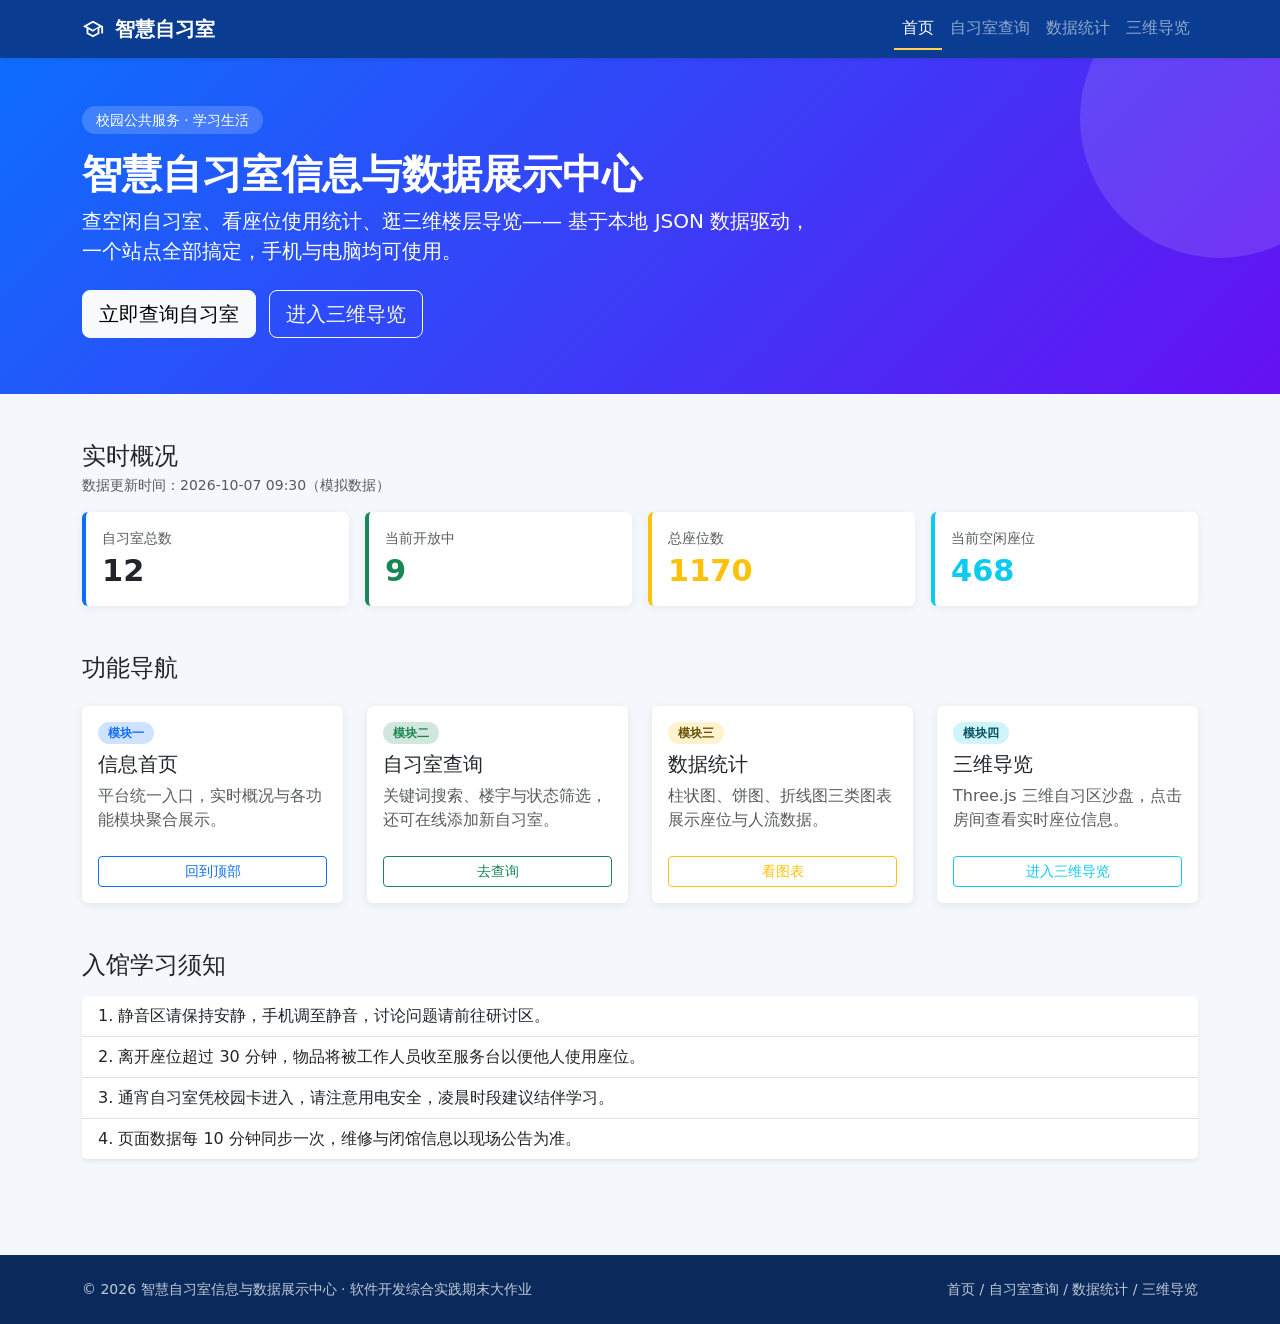
<file: index.html>
<!DOCTYPE html>
<html lang="zh-CN">
<head>
  <meta charset="UTF-8">
  <meta name="viewport" content="width=device-width, initial-scale=1.0">
  <link rel="icon" type="image/svg+xml" href="favicon.svg">
  <meta name="description" content="智慧自习室信息与数据展示中心：自习室查询、数据统计与三维导览">
  <title>智慧自习室信息与数据展示中心 · 首页</title>
  <!-- Bootstrap 本地离线包 -->
  <link href="libs/bootstrap.min.css" rel="stylesheet">
  <!-- 自定义样式 -->
  <link href="css/style.css" rel="stylesheet">
</head>
<body>
  <!-- ============ 全站统一导航 ============ -->
  <nav class="navbar navbar-expand-lg navbar-dark site-nav sticky-top shadow-sm">
    <div class="container">
      <a class="navbar-brand fw-bold" href="index.html">
        <svg class="brand-icon" viewBox="0 0 24 24" width="22" height="22" aria-hidden="true">
          <path fill="currentColor" d="M12 3 1 9l4 2.18v6L12 21l7-3.82v-6l2-1.09V17h2V9L12 3zm6.82 6L12 12.72 5.18 9 12 5.28 18.82 9zM17 15.99l-5 2.73-5-2.73v-3.72L12 15l5-3.72v3.71z"/>
        </svg>
        智慧自习室
      </a>
      <button class="navbar-toggler" type="button" data-bs-toggle="collapse"
              data-bs-target="#mainNav" aria-controls="mainNav"
              aria-expanded="false" aria-label="切换导航">
        <span class="navbar-toggler-icon"></span>
      </button>
      <div class="collapse navbar-collapse" id="mainNav">
        <ul class="navbar-nav ms-auto">
          <li class="nav-item"><a class="nav-link" href="index.html">首页</a></li>
          <li class="nav-item"><a class="nav-link" href="rooms.html">自习室查询</a></li>
          <li class="nav-item"><a class="nav-link" href="stats.html">数据统计</a></li>
          <li class="nav-item"><a class="nav-link" href="scene.html">三维导览</a></li>
        </ul>
      </div>
    </div>
  </nav>

  <!-- ============ 首页横幅 ============ -->
  <header class="hero text-white">
    <div class="container py-5">
      <span class="hero-tag">校园公共服务 · 学习生活</span>
      <h1 class="display-6 fw-bold mt-3">智慧自习室信息与数据展示中心</h1>
      <p class="lead col-lg-8 mb-4">
        查空闲自习室、看座位使用统计、逛三维楼层导览——
        基于本地 JSON 数据驱动，一个站点全部搞定，手机与电脑均可使用。
      </p>
      <a class="btn btn-light btn-lg me-2 mb-2" href="rooms.html">立即查询自习室</a>
      <a class="btn btn-outline-light btn-lg mb-2" href="scene.html">进入三维导览</a>
    </div>
  </header>

  <main class="container py-5">
    <!-- ============ 实时数据概览（由 rooms.json 驱动） ============ -->
    <section aria-labelledby="overview-title" class="mb-5">
      <h2 id="overview-title" class="h4 mb-1">实时概况</h2>
      <p class="text-muted small mb-3" id="overview-meta">正在加载最新数据…</p>

      <!-- 加载失败提示区（默认隐藏，由 JS 填充） -->
      <div id="overview-error"></div>

      <div class="row g-3" id="overview-cards">
        <div class="col-6 col-lg-3">
          <div class="card stat-card h-100">
            <div class="card-body">
              <p class="text-muted small mb-1">自习室总数</p>
              <p class="stat-num mb-0" id="stat-total">--</p>
            </div>
          </div>
        </div>
        <div class="col-6 col-lg-3">
          <div class="card stat-card text-success h-100">
            <div class="card-body">
              <p class="text-muted small mb-1">当前开放中</p>
              <p class="stat-num mb-0" id="stat-open">--</p>
            </div>
          </div>
        </div>
        <div class="col-6 col-lg-3">
          <div class="card stat-card text-warning h-100">
            <div class="card-body">
              <p class="text-muted small mb-1">总座位数</p>
              <p class="stat-num mb-0" id="stat-seats">--</p>
            </div>
          </div>
        </div>
        <div class="col-6 col-lg-3">
          <div class="card stat-card text-info h-100">
            <div class="card-body">
              <p class="text-muted small mb-1">当前空闲座位</p>
              <p class="stat-num mb-0" id="stat-free">--</p>
            </div>
          </div>
        </div>
      </div>
    </section>

    <!-- ============ 功能导航 ============ -->
    <section aria-labelledby="modules-title" class="mb-5">
      <h2 id="modules-title" class="h4 mb-4">功能导航</h2>
      <div class="row g-4">
        <div class="col-sm-6 col-lg-3">
          <div class="card module-card h-100">
            <div class="card-body d-flex flex-column">
              <span class="card-badge bg-primary-subtle text-primary">模块一</span>
              <h3 class="h5 card-title mt-2">信息首页</h3>
              <p class="card-text text-muted flex-grow-1">平台统一入口，实时概况与各功能模块聚合展示。</p>
              <a href="index.html" class="btn btn-outline-primary btn-sm mt-2">回到顶部</a>
            </div>
          </div>
        </div>
        <div class="col-sm-6 col-lg-3">
          <div class="card module-card h-100">
            <div class="card-body d-flex flex-column">
              <span class="card-badge bg-success-subtle text-success">模块二</span>
              <h3 class="h5 card-title mt-2">自习室查询</h3>
              <p class="card-text text-muted flex-grow-1">关键词搜索、楼宇与状态筛选，还可在线添加新自习室。</p>
              <a href="rooms.html" class="btn btn-outline-success btn-sm mt-2">去查询</a>
            </div>
          </div>
        </div>
        <div class="col-sm-6 col-lg-3">
          <div class="card module-card h-100">
            <div class="card-body d-flex flex-column">
              <span class="card-badge bg-warning-subtle text-warning-emphasis">模块三</span>
              <h3 class="h5 card-title mt-2">数据统计</h3>
              <p class="card-text text-muted flex-grow-1">柱状图、饼图、折线图三类图表展示座位与人流数据。</p>
              <a href="stats.html" class="btn btn-outline-warning btn-sm mt-2">看图表</a>
            </div>
          </div>
        </div>
        <div class="col-sm-6 col-lg-3">
          <div class="card module-card h-100">
            <div class="card-body d-flex flex-column">
              <span class="card-badge bg-info-subtle text-info-emphasis">模块四</span>
              <h3 class="h5 card-title mt-2">三维导览</h3>
              <p class="card-text text-muted flex-grow-1">Three.js 三维自习区沙盘，点击房间查看实时座位信息。</p>
              <a href="scene.html" class="btn btn-outline-info btn-sm mt-2">进入三维导览</a>
            </div>
          </div>
        </div>
      </div>
    </section>

    <!-- ============ 入馆须知 ============ -->
    <section aria-labelledby="notice-title">
      <h2 id="notice-title" class="h4 mb-3">入馆学习须知</h2>
      <div class="card border-0 shadow-sm">
        <ul class="list-group list-group-flush">
          <li class="list-group-item">1. 静音区请保持安静，手机调至静音，讨论问题请前往研讨区。</li>
          <li class="list-group-item">2. 离开座位超过 30 分钟，物品将被工作人员收至服务台以便他人使用座位。</li>
          <li class="list-group-item">3. 通宵自习室凭校园卡进入，请注意用电安全，凌晨时段建议结伴学习。</li>
          <li class="list-group-item">4. 页面数据每 10 分钟同步一次，维修与闭馆信息以现场公告为准。</li>
        </ul>
      </div>
    </section>
  </main>

  <!-- ============ 页脚 ============ -->
  <footer class="site-footer py-4 mt-5">
    <div class="container d-flex flex-column flex-md-row justify-content-between align-items-center gap-2 small">
      <span>© <span data-year>2026</span> 智慧自习室信息与数据展示中心 · 软件开发综合实践期末大作业</span>
      <span>首页 / <a href="rooms.html">自习室查询</a> / <a href="stats.html">数据统计</a> / <a href="scene.html">三维导览</a></span>
    </div>
  </footer>

  <!-- jQuery 与 Bootstrap 本地包 -->
  <script src="libs/jquery-3.7.1.min.js"></script>
  <script src="libs/bootstrap.bundle.min.js"></script>
  <script src="js/common.js"></script>
  <script src="js/index.js"></script>
</body>
</html>
</file>
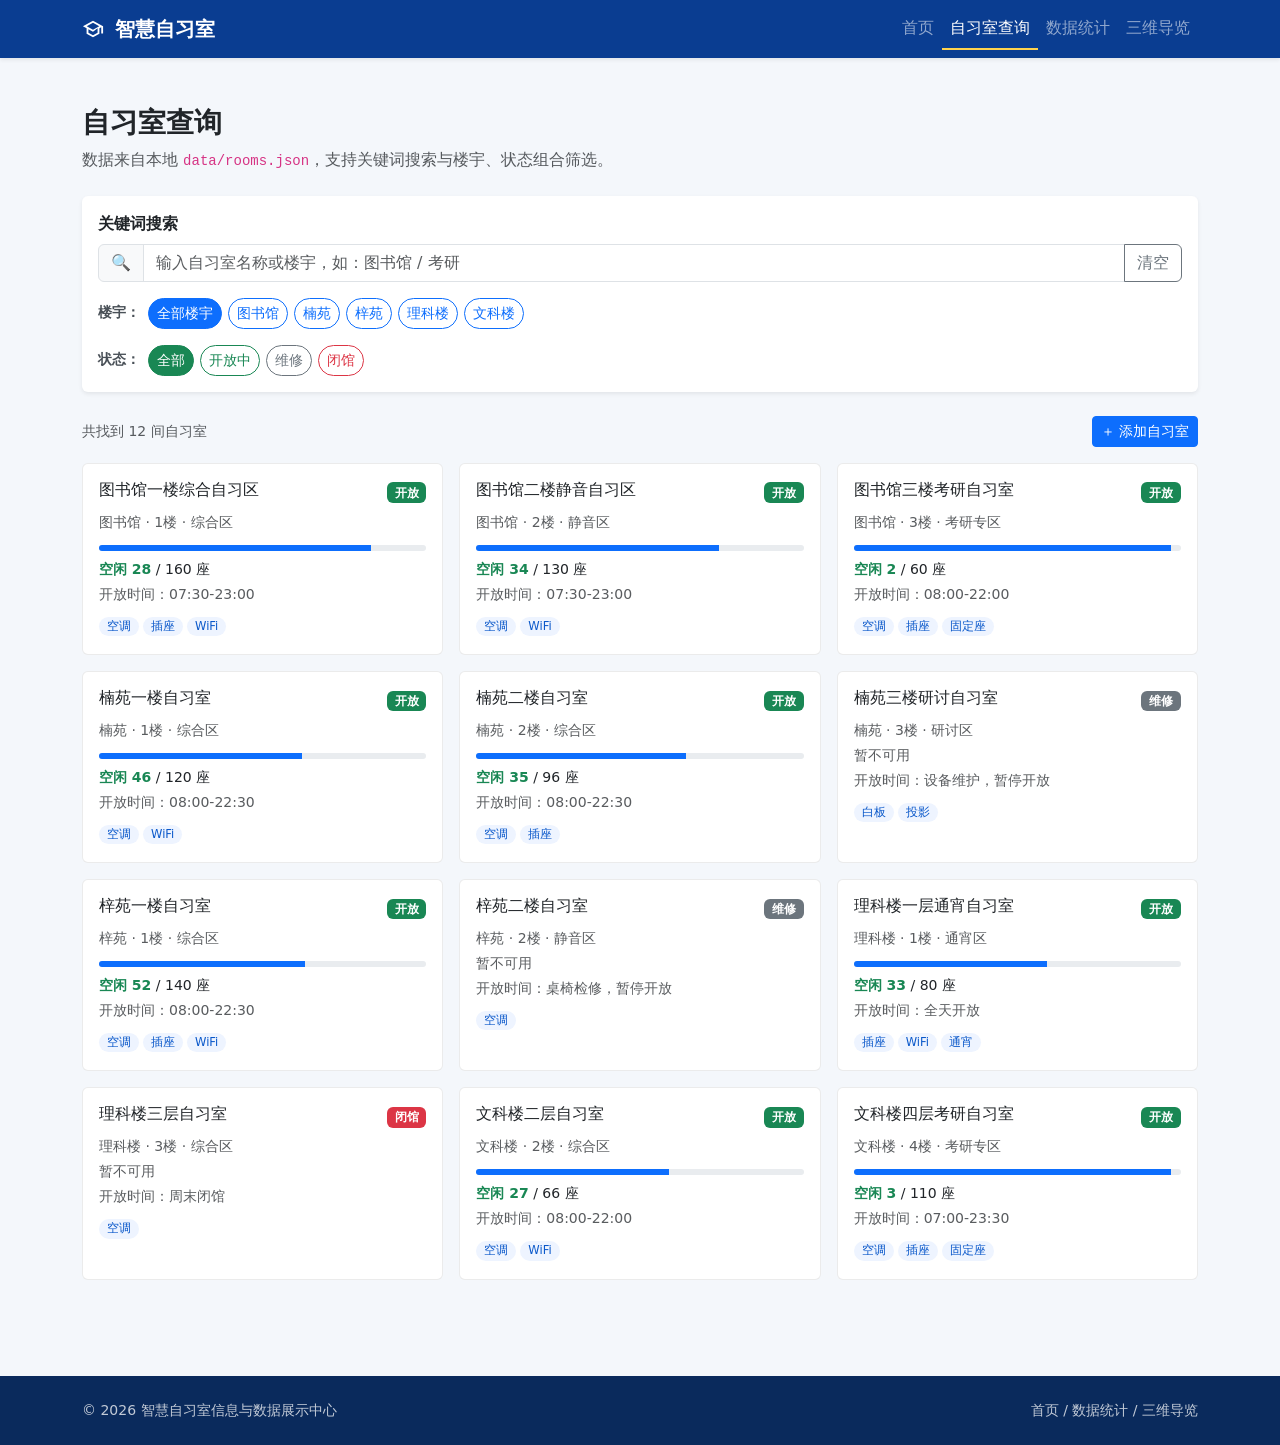
<file: rooms.html>
<!DOCTYPE html>
<html lang="zh-CN">
<head>
  <meta charset="UTF-8">
  <meta name="viewport" content="width=device-width, initial-scale=1.0">
  <link rel="icon" type="image/svg+xml" href="favicon.svg">
  <title>自习室查询 · 智慧自习室信息与数据展示中心</title>
  <link href="libs/bootstrap.min.css" rel="stylesheet">
  <link href="css/style.css" rel="stylesheet">
</head>
<body>
  <!-- ============ 全站统一导航 ============ -->
  <nav class="navbar navbar-expand-lg navbar-dark site-nav sticky-top shadow-sm">
    <div class="container">
      <a class="navbar-brand fw-bold" href="index.html">
        <svg class="brand-icon" viewBox="0 0 24 24" width="22" height="22" aria-hidden="true">
          <path fill="currentColor" d="M12 3 1 9l4 2.18v6L12 21l7-3.82v-6l2-1.09V17h2V9L12 3zm6.82 6L12 12.72 5.18 9 12 5.28 18.82 9zM17 15.99l-5 2.73-5-2.73v-3.72L12 15l5-3.72v3.71z"/>
        </svg>
        智慧自习室
      </a>
      <button class="navbar-toggler" type="button" data-bs-toggle="collapse"
              data-bs-target="#mainNav" aria-controls="mainNav"
              aria-expanded="false" aria-label="切换导航">
        <span class="navbar-toggler-icon"></span>
      </button>
      <div class="collapse navbar-collapse" id="mainNav">
        <ul class="navbar-nav ms-auto">
          <li class="nav-item"><a class="nav-link" href="index.html">首页</a></li>
          <li class="nav-item"><a class="nav-link" href="rooms.html">自习室查询</a></li>
          <li class="nav-item"><a class="nav-link" href="stats.html">数据统计</a></li>
          <li class="nav-item"><a class="nav-link" href="scene.html">三维导览</a></li>
        </ul>
      </div>
    </div>
  </nav>

  <main class="container py-4 py-lg-5">
    <!-- ============ 页头 ============ -->
    <header class="mb-4">
      <h1 class="h3 fw-bold">自习室查询</h1>
      <p class="text-muted mb-0">数据来自本地 <code>data/rooms.json</code>，支持关键词搜索与楼宇、状态组合筛选。</p>
    </header>

    <!-- 加载失败提示区 -->
    <div id="load-error"></div>

    <!-- ============ 查询工具栏 ============ -->
    <section class="card border-0 shadow-sm mb-4" aria-label="查询工具栏">
      <div class="card-body">
        <!-- 关键词搜索 -->
        <div class="mb-3">
          <label for="search-input" class="form-label fw-semibold">关键词搜索</label>
          <div class="input-group">
            <span class="input-group-text" aria-hidden="true">🔍</span>
            <input type="search" class="form-control" id="search-input"
                   placeholder="输入自习室名称或楼宇，如：图书馆 / 考研" autocomplete="off">
            <button class="btn btn-outline-secondary" type="button" id="search-clear">清空</button>
          </div>
        </div>

        <!-- 楼宇筛选（按钮由数据动态生成） -->
        <div class="filter-group mb-3" id="building-filters" role="group" aria-label="按楼宇筛选">
          <span class="filter-label">楼宇：</span>
          <span class="text-muted small ms-auto" id="building-loading">加载中…</span>
        </div>

        <!-- 状态筛选 -->
        <div class="filter-group" id="status-filters" role="group" aria-label="按状态筛选">
          <span class="filter-label">状态：</span>
          <button type="button" class="btn btn-sm btn-outline-success active" data-status="all">全部</button>
          <button type="button" class="btn btn-sm btn-outline-success" data-status="开放">开放中</button>
          <button type="button" class="btn btn-sm btn-outline-secondary" data-status="维修">维修</button>
          <button type="button" class="btn btn-sm btn-outline-danger" data-status="闭馆">闭馆</button>
        </div>
      </div>
    </section>

    <!-- ============ 结果区 ============ -->
    <div class="d-flex justify-content-between align-items-center mb-3">
      <p class="text-muted small mb-0" id="room-count" aria-live="polite">正在加载自习室…</p>
      <button class="btn btn-primary btn-sm" id="btn-add-room" type="button">
        ＋ 添加自习室
      </button>
    </div>
    <div class="row g-3" id="room-list">
      <div class="col-12">
        <div class="loading-placeholder">
          <div class="spinner-border text-primary" role="status"></div>
          <p class="mt-2 mb-0">正在加载自习室数据…</p>
        </div>
      </div>
    </div>
  </main>

  <!-- ============ 添加自习室模态框 ============ -->
  <div class="modal fade" id="add-modal" tabindex="-1" aria-labelledby="add-modal-title" aria-hidden="true">
    <div class="modal-dialog modal-dialog-centered">
      <div class="modal-content">
        <form id="add-form" novalidate>
          <div class="modal-header">
            <h2 class="modal-title fs-5" id="add-modal-title">添加自习室</h2>
            <button type="button" class="btn-close" data-bs-dismiss="modal" aria-label="关闭"></button>
          </div>
          <div class="modal-body">
            <p class="text-muted small">登记的自习室仅保存在本浏览器（localStorage），用于课堂演示数据管理。</p>

            <div class="mb-3">
              <label for="form-name" class="form-label">自习室名称 <span class="text-danger">*</span></label>
              <input type="text" class="form-control" id="form-name" maxlength="20" placeholder="如：梓苑三楼静音自习室" required>
              <div class="invalid-feedback">请输入 2-20 个字的自习室名称。</div>
            </div>

            <div class="row">
              <div class="col-7 mb-3">
                <label for="form-building" class="form-label">所在楼宇 <span class="text-danger">*</span></label>
                <select class="form-select" id="form-building" required>
                  <option value="">请选择…</option>
                  <option>图书馆</option>
                  <option>楠苑</option>
                  <option>梓苑</option>
                  <option>理科楼</option>
                  <option>文科楼</option>
                  <option>其他</option>
                </select>
                <div class="invalid-feedback">请选择所在楼宇。</div>
              </div>
              <div class="col-5 mb-3">
                <label for="form-floor" class="form-label">楼层 <span class="text-danger">*</span></label>
                <input type="number" class="form-control" id="form-floor" min="1" max="9" step="1" placeholder="1-9" required>
                <div class="invalid-feedback">楼层须为 1-9 的整数。</div>
              </div>
            </div>

            <div class="row">
              <div class="col-6 mb-3">
                <label for="form-seats" class="form-label">总座位数 <span class="text-danger">*</span></label>
                <input type="number" class="form-control" id="form-seats" min="1" max="500" step="1" placeholder="1-500" required>
                <div class="invalid-feedback">座位数须为 1-500 的整数。</div>
              </div>
              <div class="col-6 mb-3">
                <label for="form-occupied" class="form-label">当前已占用 <span class="text-danger">*</span></label>
                <input type="number" class="form-control" id="form-occupied" min="0" max="500" step="1" placeholder="0-总座位数" required>
                <div class="invalid-feedback" id="occupied-feedback">已占用数须为不超过总座位数的非负整数。</div>
              </div>
            </div>

            <div class="row">
              <div class="col-6 mb-3">
                <label for="form-status" class="form-label">开放状态 <span class="text-danger">*</span></label>
                <select class="form-select" id="form-status" required>
                  <option value="开放">开放</option>
                  <option value="维修">维修</option>
                  <option value="闭馆">闭馆</option>
                </select>
                <div class="invalid-feedback">请选择开放状态。</div>
              </div>
              <div class="col-6 mb-3">
                <label for="form-hours" class="form-label">开放时间 <span class="text-danger">*</span></label>
                <input type="text" class="form-control" id="form-hours" maxlength="20" placeholder="如：08:00-22:00" required>
                <div class="invalid-feedback">请填写开放时间。</div>
              </div>
            </div>
          </div>
          <div class="modal-footer">
            <button type="button" class="btn btn-secondary" data-bs-dismiss="modal">取消</button>
            <button type="submit" class="btn btn-primary">确认添加</button>
          </div>
        </form>
      </div>
    </div>
  </div>

  <!-- ============ 操作结果轻提示 ============ -->
  <div class="toast-container position-fixed bottom-0 end-0 p-3" style="z-index: 1080;">
    <div id="op-toast" class="toast align-items-center text-bg-success border-0" role="alert" aria-live="assertive" aria-atomic="true">
      <div class="d-flex">
        <div class="toast-body" id="op-toast-text">操作成功</div>
        <button type="button" class="btn-close btn-close-white me-2 m-auto" data-bs-dismiss="toast" aria-label="关闭"></button>
      </div>
    </div>
  </div>

  <!-- ============ 页脚 ============ -->
  <footer class="site-footer py-4 mt-5">
    <div class="container d-flex flex-column flex-md-row justify-content-between align-items-center gap-2 small">
      <span>© <span data-year>2026</span> 智慧自习室信息与数据展示中心</span>
      <span><a href="index.html">首页</a> / <a href="stats.html">数据统计</a> / <a href="scene.html">三维导览</a></span>
    </div>
  </footer>

  <script src="libs/jquery-3.7.1.min.js"></script>
  <script src="libs/bootstrap.bundle.min.js"></script>
  <script src="js/common.js"></script>
  <script src="js/rooms.js"></script>
</body>
</html>
</file>
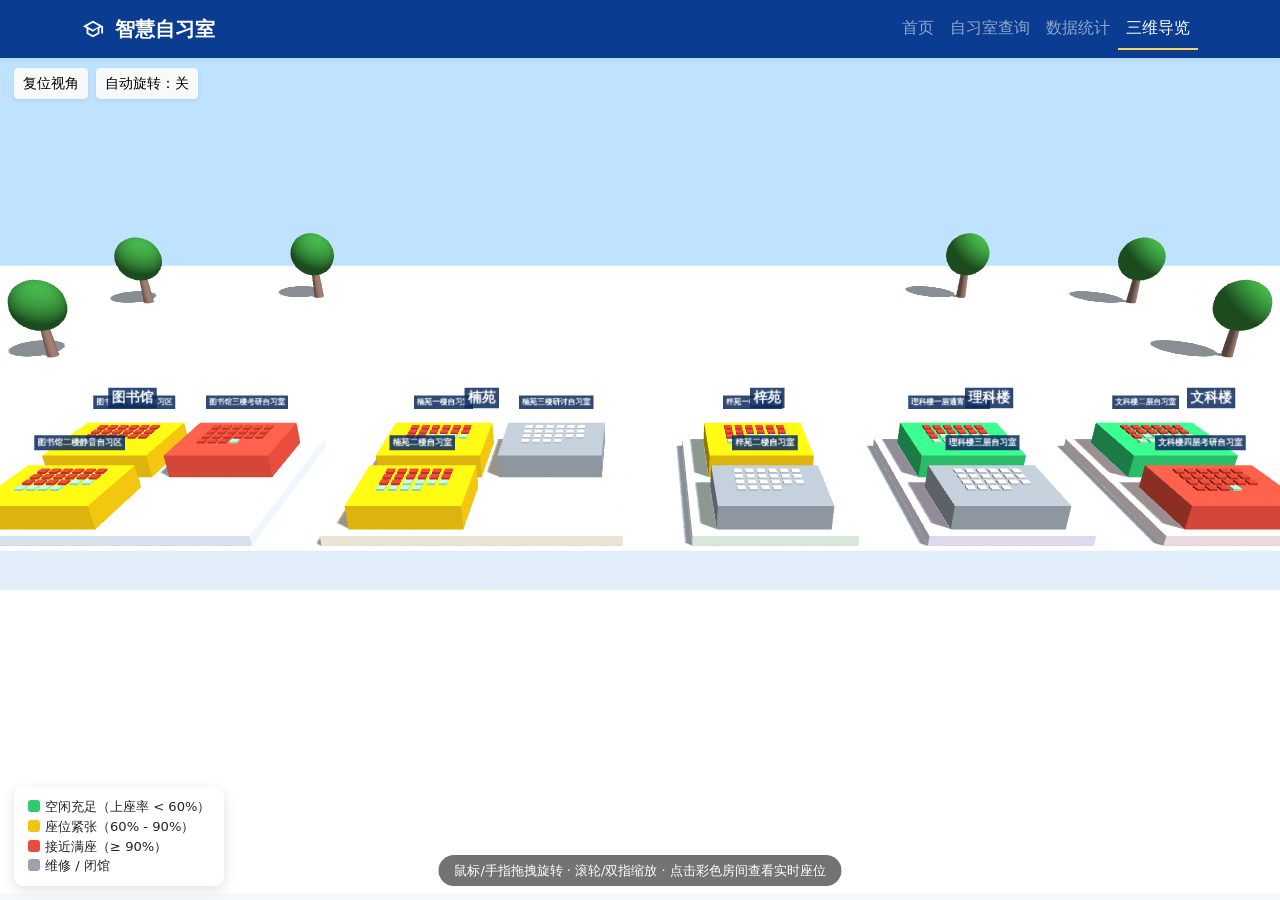
<file: scene.html>
<!DOCTYPE html>
<html lang="zh-CN">
<head>
  <meta charset="UTF-8">
  <meta name="viewport" content="width=device-width, initial-scale=1.0">
  <link rel="icon" type="image/svg+xml" href="favicon.svg">
  <title>三维导览 · 智慧自习室信息与数据展示中心</title>
  <link href="libs/bootstrap.min.css" rel="stylesheet">
  <link href="css/style.css" rel="stylesheet">
</head>
<body>
  <!-- ============ 全站统一导航 ============ -->
  <nav class="navbar navbar-expand-lg navbar-dark site-nav sticky-top shadow-sm">
    <div class="container">
      <a class="navbar-brand fw-bold" href="index.html">
        <svg class="brand-icon" viewBox="0 0 24 24" width="22" height="22" aria-hidden="true">
          <path fill="currentColor" d="M12 3 1 9l4 2.18v6L12 21l7-3.82v-6l2-1.09V17h2V9L12 3zm6.82 6L12 12.72 5.18 9 12 5.28 18.82 9zM17 15.99l-5 2.73-5-2.73v-3.72L12 15l5-3.72v3.71z"/>
        </svg>
        智慧自习室
      </a>
      <button class="navbar-toggler" type="button" data-bs-toggle="collapse"
              data-bs-target="#mainNav" aria-controls="mainNav"
              aria-expanded="false" aria-label="切换导航">
        <span class="navbar-toggler-icon"></span>
      </button>
      <div class="collapse navbar-collapse" id="mainNav">
        <ul class="navbar-nav ms-auto">
          <li class="nav-item"><a class="nav-link" href="index.html">首页</a></li>
          <li class="nav-item"><a class="nav-link" href="rooms.html">自习室查询</a></li>
          <li class="nav-item"><a class="nav-link" href="stats.html">数据统计</a></li>
          <li class="nav-item"><a class="nav-link" href="scene.html">三维导览</a></li>
        </ul>
      </div>
    </div>
  </nav>

  <!-- ============ 三维场景容器 ============ -->
  <div class="position-relative flex-grow-1">
    <canvas id="scene-canvas"></canvas>

    <!-- 场景控制按钮 -->
    <div class="position-absolute d-flex gap-2" style="top: 10px; left: 14px; z-index: 20;">
      <button type="button" class="btn btn-sm btn-light shadow-sm" id="btn-reset">复位视角</button>
      <button type="button" class="btn btn-light btn-sm shadow-sm" id="btn-rotate" aria-pressed="false">自动旋转：关</button>
    </div>

    <!-- 点击房间后的信息卡 -->
    <div class="card scene-panel d-none" id="room-panel">
      <div class="card-body">
        <div class="d-flex justify-content-between align-items-start">
          <h2 class="h6 card-title mb-1" id="panel-name">房间名</h2>
          <button type="button" class="btn-close btn-sm" id="panel-close" aria-label="关闭"></button>
        </div>
        <p class="small text-muted mb-2" id="panel-loc"></p>
        <p class="small mb-1" id="panel-seats"></p>
        <p class="small text-muted mb-0" id="panel-hours"></p>
      </div>
    </div>

    <!-- 数据加载失败提示（默认隐藏） -->
    <div class="card scene-panel d-none" id="scene-error" style="border-left: 4px solid #dc3545;">
      <div class="card-body">
        <h2 class="h6 text-danger">三维数据加载失败</h2>
        <p class="small mb-2" id="scene-error-msg"></p>
        <button type="button" class="btn btn-sm btn-outline-danger" id="scene-retry">重新加载</button>
      </div>
    </div>

    <!-- 图例 -->
    <div class="scene-legend">
      <div><span class="legend-dot" style="background:#2ecc71;"></span>空闲充足（上座率 &lt; 60%）</div>
      <div><span class="legend-dot" style="background:#f1c40f;"></span>座位紧张（60% - 90%）</div>
      <div><span class="legend-dot" style="background:#e74c3c;"></span>接近满座（≥ 90%）</div>
      <div><span class="legend-dot" style="background:#9aa3ad;"></span>维修 / 闭馆</div>
    </div>

    <p class="scene-hint">鼠标/手指拖拽旋转 · 滚轮/双指缩放 · 点击彩色房间查看实时座位</p>
  </div>

  <!-- jQuery、Bootstrap 与 Three.js 本地包 -->
  <script src="libs/jquery-3.7.1.min.js"></script>
  <script src="libs/bootstrap.bundle.min.js"></script>
  <script src="libs/three.min.js"></script>
  <script src="libs/OrbitControls.js"></script>
  <script src="js/common.js"></script>
  <script src="js/scene.js"></script>
</body>
</html>
</file>
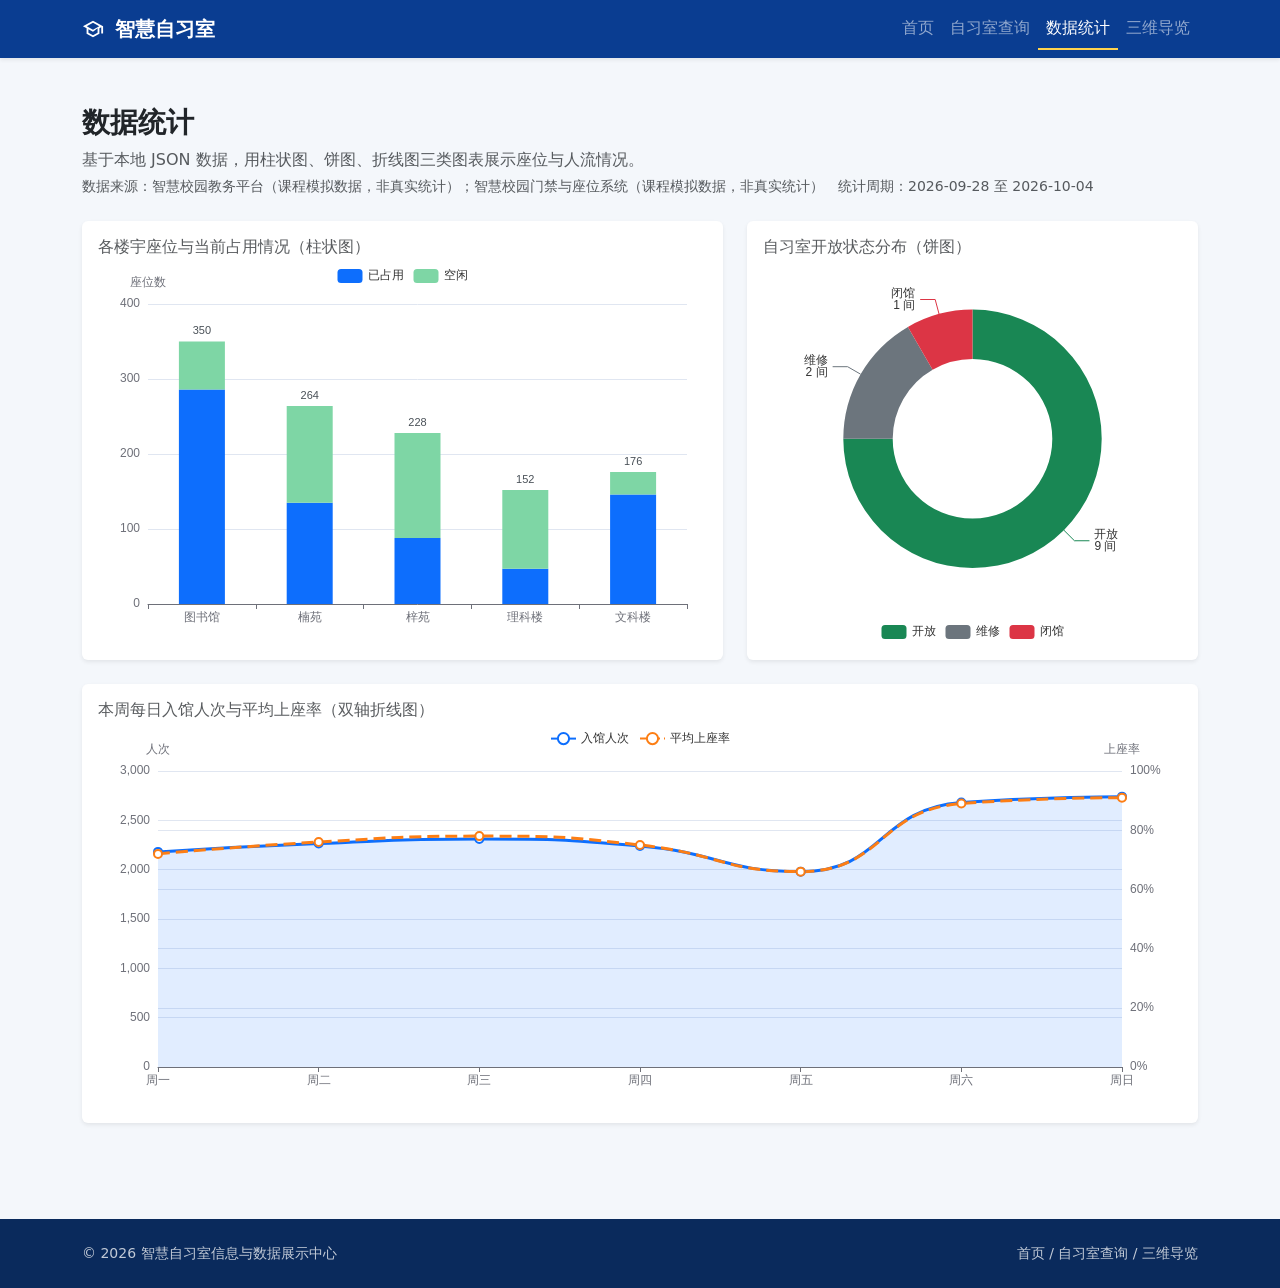
<file: stats.html>
<!DOCTYPE html>
<html lang="zh-CN">
<head>
  <meta charset="UTF-8">
  <meta name="viewport" content="width=device-width, initial-scale=1.0">
  <link rel="icon" type="image/svg+xml" href="favicon.svg">
  <title>数据统计 · 智慧自习室信息与数据展示中心</title>
  <link href="libs/bootstrap.min.css" rel="stylesheet">
  <link href="css/style.css" rel="stylesheet">
</head>
<body>
  <!-- ============ 全站统一导航 ============ -->
  <nav class="navbar navbar-expand-lg navbar-dark site-nav sticky-top shadow-sm">
    <div class="container">
      <a class="navbar-brand fw-bold" href="index.html">
        <svg class="brand-icon" viewBox="0 0 24 24" width="22" height="22" aria-hidden="true">
          <path fill="currentColor" d="M12 3 1 9l4 2.18v6L12 21l7-3.82v-6l2-1.09V17h2V9L12 3zm6.82 6L12 12.72 5.18 9 12 5.28 18.82 9zM17 15.99l-5 2.73-5-2.73v-3.72L12 15l5-3.72v3.71z"/>
        </svg>
        智慧自习室
      </a>
      <button class="navbar-toggler" type="button" data-bs-toggle="collapse"
              data-bs-target="#mainNav" aria-controls="mainNav"
              aria-expanded="false" aria-label="切换导航">
        <span class="navbar-toggler-icon"></span>
      </button>
      <div class="collapse navbar-collapse" id="mainNav">
        <ul class="navbar-nav ms-auto">
          <li class="nav-item"><a class="nav-link" href="index.html">首页</a></li>
          <li class="nav-item"><a class="nav-link" href="rooms.html">自习室查询</a></li>
          <li class="nav-item"><a class="nav-link" href="stats.html">数据统计</a></li>
          <li class="nav-item"><a class="nav-link" href="scene.html">三维导览</a></li>
        </ul>
      </div>
    </div>
  </nav>

  <main class="container py-4 py-lg-5">
    <!-- ============ 页头 ============ -->
    <header class="mb-4">
      <h1 class="h3 fw-bold">数据统计</h1>
      <p class="text-muted mb-0">基于本地 JSON 数据，用柱状图、饼图、折线图三类图表展示座位与人流情况。</p>
      <p class="text-muted small mb-0 mt-1" id="stats-meta">正在加载数据…</p>
    </header>

    <!-- 加载失败提示区 -->
    <div id="stats-error"></div>

    <!-- 加载占位 -->
    <div id="stats-loading">
      <div class="loading-placeholder">
        <div class="spinner-border text-primary" role="status"></div>
        <p class="mt-2 mb-0">正在加载统计数据…</p>
      </div>
    </div>

    <div id="stats-content" class="d-none">
      <!-- ============ 第一行：柱状图 + 饼图 ============ -->
      <div class="row g-4 mb-4">
        <div class="col-lg-7">
          <div class="card border-0 shadow-sm h-100">
            <div class="card-body">
              <h2 class="h6 text-muted">各楼宇座位与当前占用情况（柱状图）</h2>
              <div id="chart-building" class="chart-box"></div>
            </div>
          </div>
        </div>
        <div class="col-lg-5">
          <div class="card border-0 shadow-sm h-100">
            <div class="card-body">
              <h2 class="h6 text-muted">自习室开放状态分布（饼图）</h2>
              <div id="chart-status" class="chart-box"></div>
            </div>
          </div>
        </div>
      </div>

      <!-- ============ 第二行：折线图 ============ -->
      <div class="row g-4">
        <div class="col-12">
          <div class="card border-0 shadow-sm">
            <div class="card-body">
              <h2 class="h6 text-muted">本周每日入馆人次与平均上座率（双轴折线图）</h2>
              <div id="chart-flow" class="chart-box"></div>
            </div>
          </div>
        </div>
      </div>
    </div>
  </main>

  <!-- ============ 页脚 ============ -->
  <footer class="site-footer py-4 mt-5">
    <div class="container d-flex flex-column flex-md-row justify-content-between align-items-center gap-2 small">
      <span>© <span data-year>2026</span> 智慧自习室信息与数据展示中心</span>
      <span><a href="index.html">首页</a> / <a href="rooms.html">自习室查询</a> / <a href="scene.html">三维导览</a></span>
    </div>
  </footer>

  <script src="libs/jquery-3.7.1.min.js"></script>
  <script src="libs/bootstrap.bundle.min.js"></script>
  <script src="libs/echarts.min.js"></script>
  <script src="js/common.js"></script>
  <script src="js/stats.js"></script>
</body>
</html>
</file>
<file: css/style.css>
/* ============================================================
 * 智慧自习室信息与数据展示中心 · 全站公共样式
 * 依赖 Bootstrap 5，本文件只写自定义补充样式
 * ============================================================ */

:root {
  --brand-gradient: linear-gradient(135deg, #0d6efd 0%, #6610f2 100%);
  --brand-deep: #0a3d91;
}

body {
  display: flex;
  flex-direction: column;
  min-height: 100vh;
  background-color: #f4f7fb;
}

main {
  flex: 1 0 auto;
}

/* 锚点跳转时给粘性导航栏留出空间 */
section[id] {
  scroll-margin-top: 76px;
}

/* ---------- 导航栏 ---------- */
.site-nav {
  background: var(--brand-deep);
}

.site-nav .nav-link {
  font-weight: 500;
}

.site-nav .nav-link.active {
  color: #fff;
  border-bottom: 2px solid #ffd34e;
}

.brand-icon {
  vertical-align: -4px;
  margin-right: 4px;
}

/* ---------- 首页横幅 ---------- */
.hero {
  background: var(--brand-gradient);
  position: relative;
  overflow: hidden;
}

.hero::after {
  /* 装饰性半透明圆，纯 CSS 不依赖图片 */
  content: "";
  position: absolute;
  right: -80px;
  top: -80px;
  width: 280px;
  height: 280px;
  border-radius: 50%;
  background: rgba(255, 255, 255, 0.12);
}

.hero .container {
  position: relative;
  z-index: 1;
}

.hero-tag {
  display: inline-block;
  padding: 4px 14px;
  border-radius: 999px;
  background: rgba(255, 255, 255, 0.18);
  font-size: 0.85rem;
}

/* ---------- 功能卡片 ---------- */
.module-card {
  border: none;
  box-shadow: 0 2px 8px rgba(0, 0, 0, 0.08);
  transition: transform 0.2s ease, box-shadow 0.2s ease;
}

.module-card:hover {
  transform: translateY(-4px);
  box-shadow: 0 8px 20px rgba(13, 110, 253, 0.18);
}

.card-badge {
  display: inline-block;
  padding: 2px 10px;
  border-radius: 999px;
  font-size: 0.75rem;
  font-weight: 600;
  width: fit-content;
}

/* ---------- 数据概览卡片 ---------- */
.stat-card {
  border: none;
  border-left: 4px solid #0d6efd;
  box-shadow: 0 2px 8px rgba(0, 0, 0, 0.06);
}

.stat-card .stat-num {
  font-size: 1.9rem;
  font-weight: 700;
  line-height: 1.2;
}

.stat-card.text-success { border-left-color: #198754; }
.stat-card.text-warning { border-left-color: #ffc107; }
.stat-card.text-info    { border-left-color: #0dcaf0; }

/* ---------- 自习室卡片 ---------- */
.room-card {
  border: 1px solid rgba(0, 0, 0, 0.08);
  transition: box-shadow 0.2s ease, transform 0.2s ease;
}

.room-card:hover {
  box-shadow: 0 6px 18px rgba(0, 0, 0, 0.12);
  transform: translateY(-2px);
}

.room-card.user-added {
  border-left: 4px solid #ffc107;
}

.tag-pill {
  display: inline-block;
  font-size: 0.72rem;
  padding: 1px 8px;
  margin: 2px 4px 2px 0;
  border-radius: 999px;
  background: #eef4ff;
  color: #0a58ca;
}

/* ---------- 筛选控件组 ---------- */
.filter-group {
  display: flex;
  flex-wrap: wrap;
  align-items: center;
  gap: 6px;
}

.filter-label {
  font-size: 0.9rem;
  color: #495057;
  font-weight: 600;
  margin-right: 2px;
  white-space: nowrap;
}

.filter-group .btn {
  border-radius: 999px;
}

/* ---------- 三维场景页 ---------- */
#scene-canvas {
  display: block;
  width: 100%;
  height: calc(100vh - 64px);
  touch-action: none;
}

.scene-panel {
  position: absolute;
  top: 76px;
  right: 14px;
  width: 250px;
  z-index: 20;
  box-shadow: 0 6px 20px rgba(0, 0, 0, 0.18);
}

.scene-legend {
  position: absolute;
  left: 14px;
  bottom: 14px;
  z-index: 20;
  padding: 10px 14px;
  border-radius: 10px;
  background: rgba(255, 255, 255, 0.92);
  font-size: 0.82rem;
  box-shadow: 0 4px 14px rgba(0, 0, 0, 0.12);
}

.legend-dot {
  display: inline-block;
  width: 12px;
  height: 12px;
  border-radius: 3px;
  margin-right: 5px;
  vertical-align: -1px;
}

.scene-hint {
  position: absolute;
  bottom: 14px;
  left: 50%;
  transform: translateX(-50%);
  z-index: 20;
  margin: 0;
  padding: 6px 16px;
  border-radius: 999px;
  background: rgba(0, 0, 0, 0.55);
  color: #fff;
  font-size: 0.8rem;
  white-space: nowrap;
}

/* 手机端三维提示换行，避免溢出 */
@media (max-width: 576px) {
  .scene-panel { width: calc(100% - 28px); top: 70px; }
  .scene-hint { font-size: 0.7rem; width: calc(100% - 28px); text-align: center; }
  #scene-canvas { height: calc(100vh - 56px); }
}

/* ---------- 图表容器 ---------- */
.chart-box {
  width: 100%;
  height: 380px;
}

@media (max-width: 576px) {
  .chart-box { height: 320px; }
}

/* ---------- 页脚 ---------- */
.site-footer {
  background: #0a2a5c;
  color: rgba(255, 255, 255, 0.75);
}

.site-footer a {
  color: rgba(255, 255, 255, 0.75);
  text-decoration: none;
}

.site-footer a:hover {
  color: #fff;
}

/* ---------- 加载占位 ---------- */
.loading-placeholder {
  text-align: center;
  color: #6c757d;
  padding: 40px 0;
}

.loading-placeholder .spinner-border {
  width: 1.6rem;
  height: 1.6rem;
}
</file>
